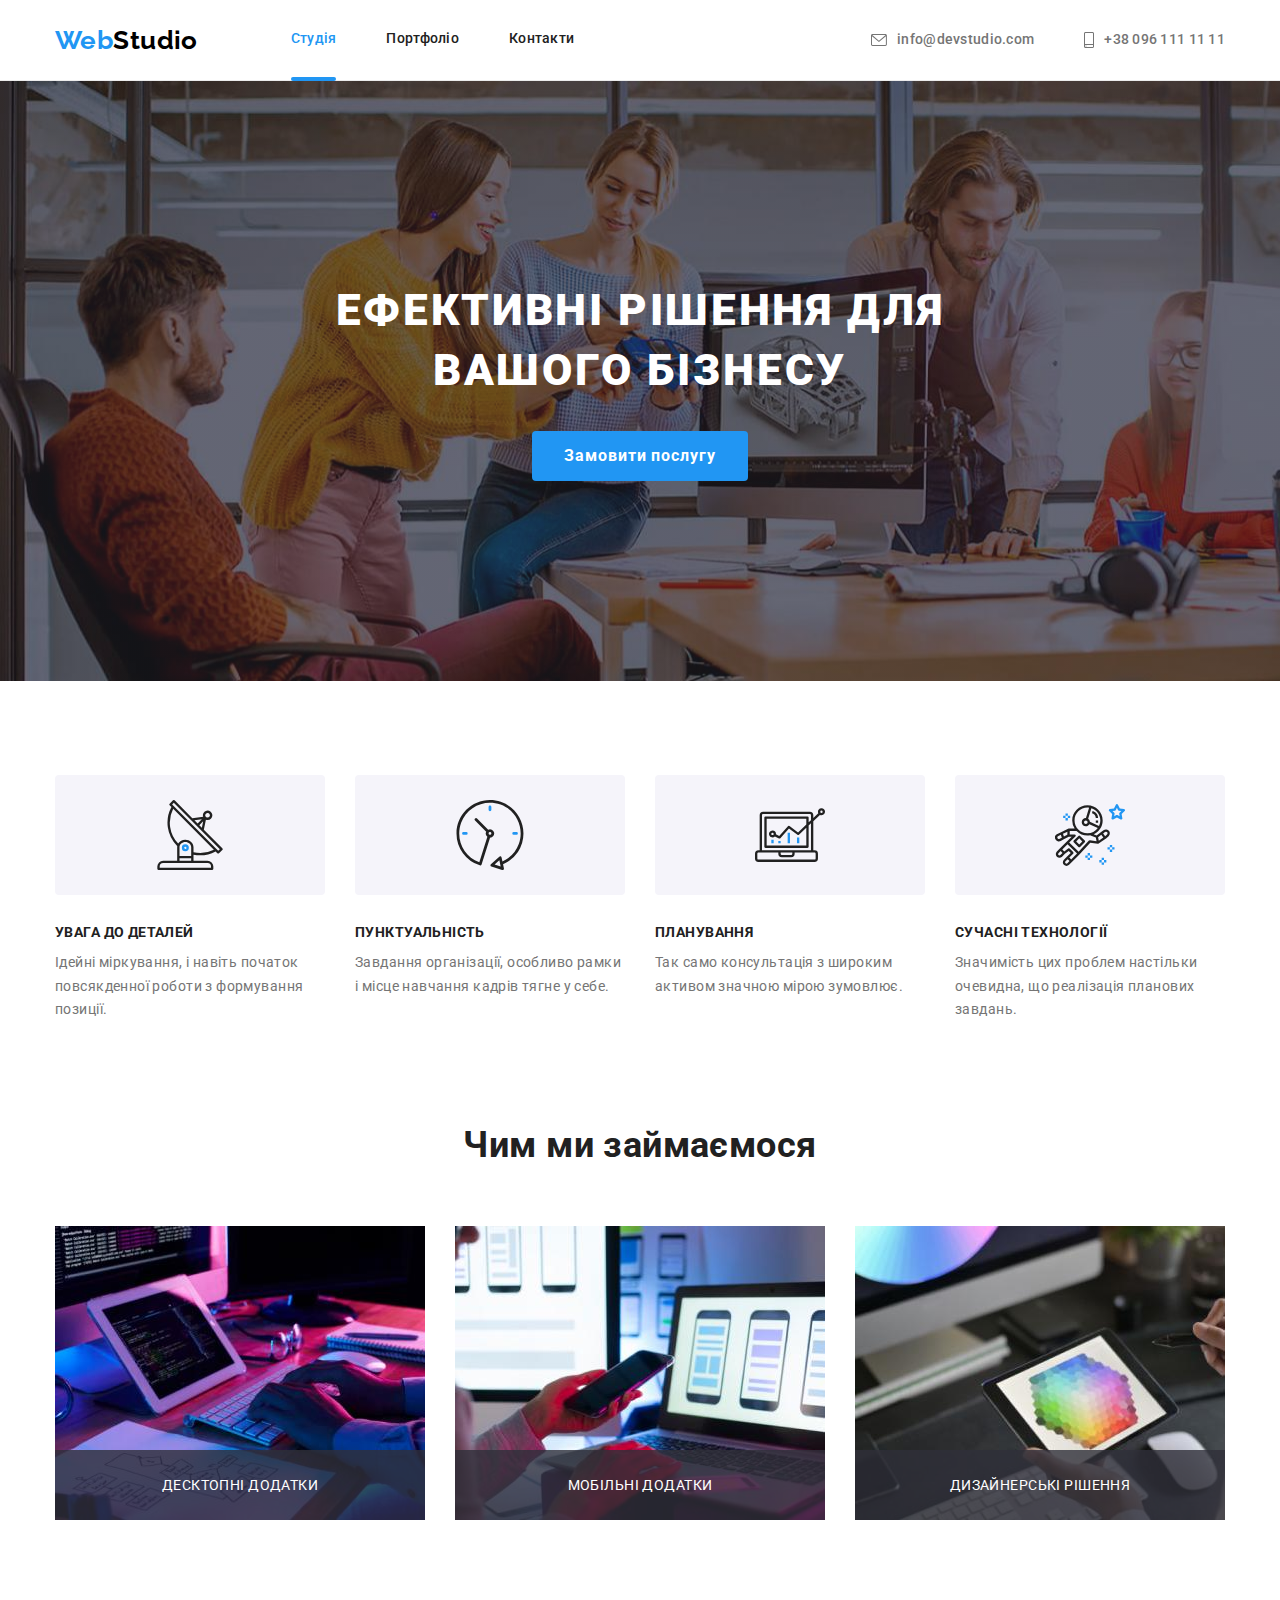
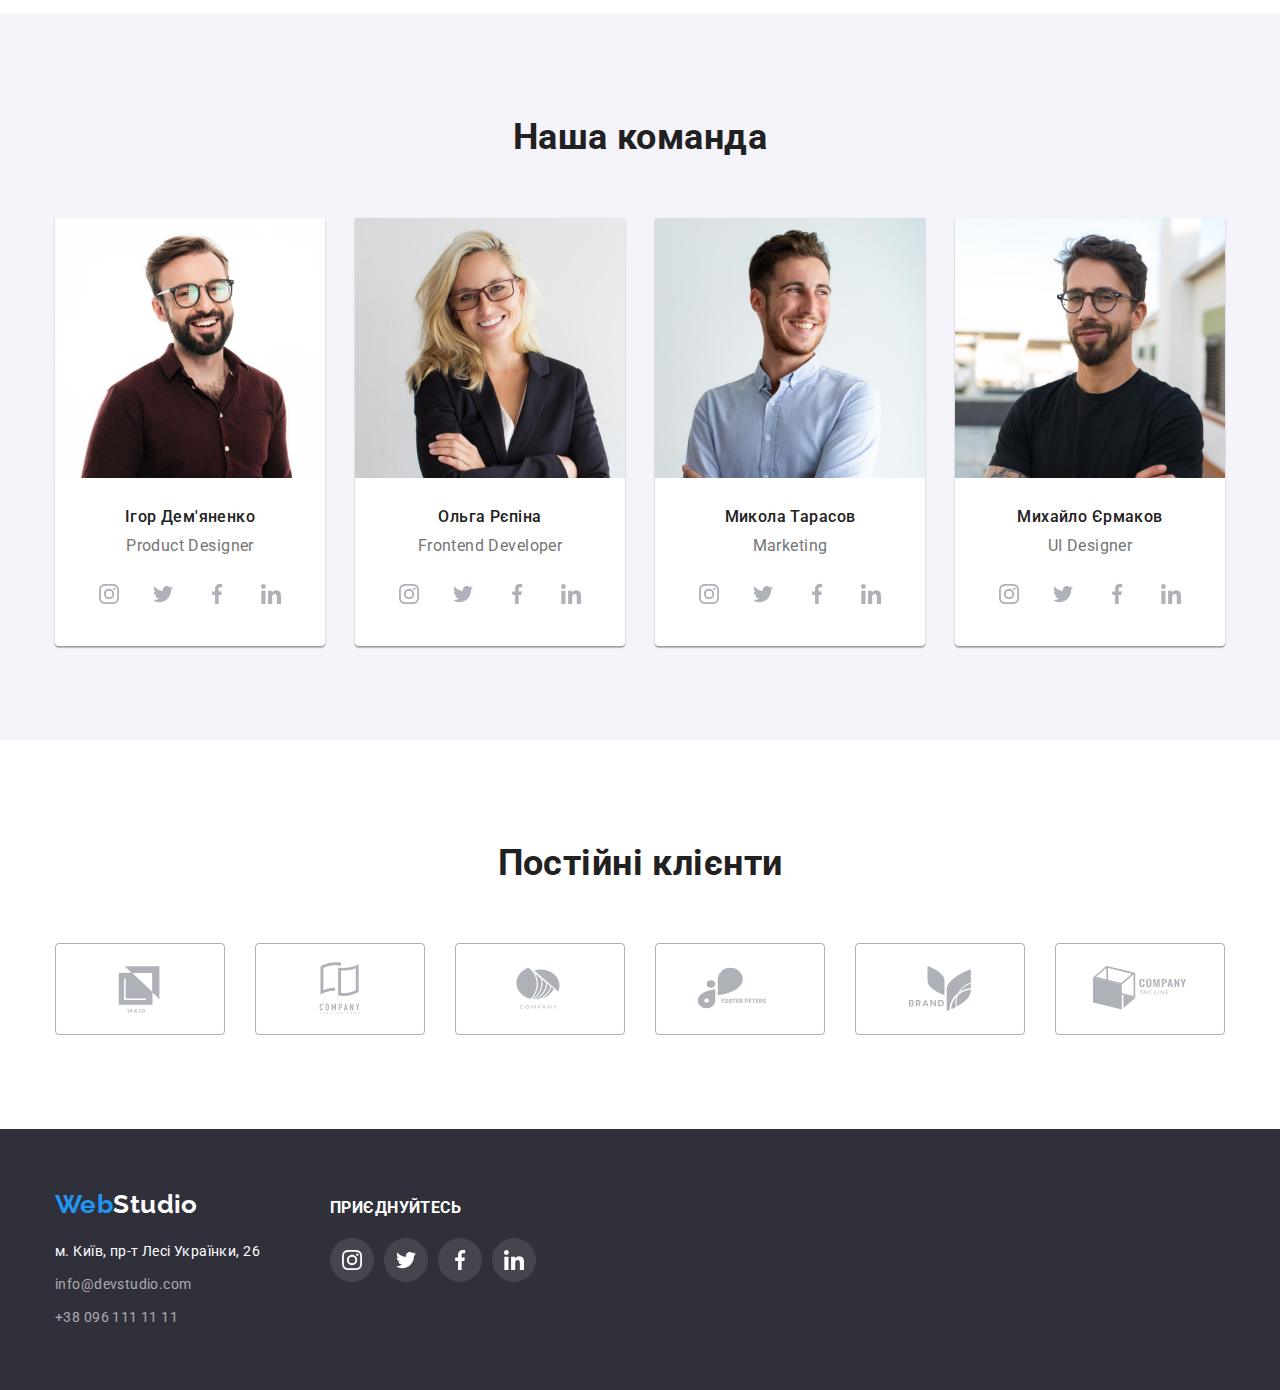
<file: index.html>
<!DOCTYPE html>
<html lang="ua">
  <head>
    <meta charset="UTF-8" />
    <meta http-equiv="X-UA-Compatible" content="IE=edge" />
    <meta name="viewport" content="width=device-width, initial-scale=1.0" />
    <link
      rel="stylesheet"
      href="https://cdnjs.cloudflare.com/ajax/libs/modern-normalize/1.0.0/modern-normalize.min.css"
    />
    <link rel="preconnect" href="https://fonts.googleapis.com" />
    <link rel="preconnect" href="https://fonts.gstatic.com" crossorigin />
    <link rel="preconnect" href="https://fonts.googleapis.com" />
    <link rel="preconnect" href="https://fonts.gstatic.com" crossorigin />
    <link
      href="https://fonts.googleapis.com/css2?family=Raleway:wght@700&family=Roboto:wght@400;500;700;900&display=swap"
      rel="stylesheet"
    />
    <title>Homework</title>
    <link rel="stylesheet" href="css/styles.css" />
  </head>
  <body>
    <header class="header">
      <div class="container header-container">
        <nav class="header-nav">
          <a class="link logo header-logo" href="./index.html"
            ><span class="logo-accent">Web</span>Studio</a
          >
          <ul class="list header-link-list">
            <li>
              <a class="link header-link current" href="./index.html">Студія</a>
            </li>
            <li><a class="link header-link" href="./portfolio.html">Портфоліо</a></li>
            <li><a class="link header-link" href="">Контакти</a></li>
          </ul>
        </nav>
        <ul class="list header-contacts-list">
          <li class="header-contacts-card">
            <a class="link header-contacts-link" href="mailto:info@devstudio.com"
              ><svg class="contact-icons" width="16" height="12">
                <use href="./images/icons.svg#icon_mail-us"></use>
              </svg>
              <span>info@devstudio.com</span></a
            >
          </li>
          <li class="header-contacts-card">
            <a class="link header-contacts-link" href="tel:+380961111111"
              ><svg class="contact-icons" width="10" height="16">
                <use href="./images/icons.svg#icon_call-us"></use>
              </svg>
              <span>+38 096 111 11 11</span></a
            >
          </li>
        </ul>
      </div>
    </header>
    <main>
      <section class="section hero">
        <div class="container">
          <h1 class="hero-title">Ефективні рішення для вашого бізнесу</h1>
          <button class="btn hero-btn" type="button" data-modal-open>Замовити послугу</button>
        </div>
      </section>
      <section class="section">
        <div class="container">
          <h2 hidden class="visualy-hidden">Переваги</h2>
          <ul class="list features-list">
            <li class="features-list-item">
              <div>
                <svg width="70" height="70">
                  <use href="./images/icons.svg#icon_antenna"></use>
                </svg>
              </div>
              <h3 class="features-list-title">Увага до деталей</h3>
              <p class="features-list-text">
                Ідейні міркування, і навіть початок повсякденної роботи з формування позиції.
              </p>
            </li>
            <li class="features-list-item">
              <div>
                <svg width="70" height="70">
                  <use href="./images/icons.svg#icon_clock"></use>
                </svg>
              </div>
              <h3 class="features-list-title">Пунктуальність</h3>
              <p class="features-list-text">
                Завдання організації, особливо рамки і місце навчання кадрів тягне у себе.
              </p>
            </li>
            <li class="features-list-item">
              <div>
                <svg width="70" height="70">
                  <use href="./images/icons.svg#icon_diagram"></use>
                </svg>
              </div>
              <h3 class="features-list-title">Планування</h3>
              <p class="features-list-text">
                Так само консультація з широким активом значною мірою зумовлює.
              </p>
            </li>
            <li class="features-list-item">
              <div>
                <svg width="70" height="70">
                  <use href="./images/icons.svg#icon_astronaut"></use>
                </svg>
              </div>
              <h3 class="features-list-title">Сучасні технології</h3>
              <p class="features-list-text">
                Значимість цих проблем настільки очевидна, що реалізація планових завдань.
              </p>
            </li>
          </ul>
        </div>
      </section>
      <section class="section work">
        <div class="container">
          <h2 class="section-title">Чим ми займаємося</h2>
          <ul class="list work-list">
            <li class="work-list-item">
              <img
                class="work-list-img"
                src="./images/typing.jpg"
                alt="Taping the code"
                width="370"
              />
              <p>Десктопні додатки</p>
            </li>
            <li class="work-list-item">
              <img
                class="work-list-img"
                src="./images/sphone.jpg"
                alt="Laptop & smartphone"
                width="370"
              />
              <p>Мобільні додатки</p>
            </li>
            <li class="work-list-item">
              <img
                class="work-list-img"
                src="./images/paintpad.jpg"
                alt="Hexagon palette on pad"
                width="370"
              />
              <p>Дизайнерські рішення</p>
            </li>
          </ul>
        </div>
      </section>
      <section class="team section">
        <div class="container">
          <h2 class="section-title team-title">Наша команда</h2>
          <ul class="list team-list">
            <li class="team-cards">
              <img
                class="team-members"
                src="./images/member1.jpg"
                alt="Ігор Дем'яненко"
                width="270"
                height="260"
              />
              <div class="team-member-about">
                <h3 class="team-names">Ігор Дем'яненко</h3>
                <p class="team-text">Product Designer</p>
                <ul class="list member-socials">
                  <li>
                    <a href="" class="link member-social-link">
                      <svg width="20" height="20">
                        <use href="./images/icons.svg#icon_instagram"></use>
                      </svg>
                    </a>
                  </li>
                  <li>
                    <a href="" class="link member-social-link">
                      <svg width="20" height="20">
                        <use href="./images/icons.svg#icon_twitter"></use>
                      </svg>
                    </a>
                  </li>
                  <li>
                    <a href="" class="link member-social-link">
                      <svg width="20" height="20">
                        <use href="./images/icons.svg#icon_facebook"></use>
                      </svg>
                    </a>
                  </li>
                  <li>
                    <a href="" class="link member-social-link">
                      <svg width="20" height="20">
                        <use href="./images/icons.svg#icon_linkedin"></use>
                      </svg>
                    </a>
                  </li>
                </ul>
              </div>
            </li>
            <li class="team-cards">
              <img
                class="team-members"
                src="./images/member2.jpg"
                alt="Ольга Рєпіна"
                width="270"
                height="260"
              />
              <div class="team-member-about">
                <h3 class="team-names">Ольга Рєпіна</h3>
                <p class="team-text">Frontend Developer</p>
                <ul class="list member-socials">
                  <li>
                    <a href="" class="link member-social-link">
                      <svg width="20" height="20">
                        <use href="./images/icons.svg#icon_instagram"></use>
                      </svg>
                    </a>
                  </li>
                  <li>
                    <a href="" class="link member-social-link">
                      <svg width="20" height="20">
                        <use href="./images/icons.svg#icon_twitter"></use>
                      </svg>
                    </a>
                  </li>
                  <li>
                    <a href="" class="link member-social-link">
                      <svg width="20" height="20">
                        <use href="./images/icons.svg#icon_facebook"></use>
                      </svg>
                    </a>
                  </li>
                  <li>
                    <a href="" class="link member-social-link">
                      <svg width="20" height="20">
                        <use href="./images/icons.svg#icon_linkedin"></use>
                      </svg>
                    </a>
                  </li>
                </ul>
              </div>
            </li>
            <li class="team-cards">
              <img
                class="team-members"
                src="./images/member3.jpg"
                alt="Микола Тарасов"
                width="270"
                height="260"
              />
              <div class="team-member-about">
                <h3 class="team-names">Микола Тарасов</h3>
                <p class="team-text">Marketing</p>
                <ul class="list member-socials">
                  <li>
                    <a href="" class="link member-social-link">
                      <svg width="20" height="20">
                        <use href="./images/icons.svg#icon_instagram"></use>
                      </svg>
                    </a>
                  </li>
                  <li>
                    <a href="" class="link member-social-link">
                      <svg width="20" height="20">
                        <use href="./images/icons.svg#icon_twitter"></use>
                      </svg>
                    </a>
                  </li>
                  <li>
                    <a href="" class="link member-social-link">
                      <svg width="20" height="20">
                        <use href="./images/icons.svg#icon_facebook"></use>
                      </svg>
                    </a>
                  </li>
                  <li>
                    <a href="" class="link member-social-link">
                      <svg width="20" height="20">
                        <use href="./images/icons.svg#icon_linkedin"></use>
                      </svg>
                    </a>
                  </li>
                </ul>
              </div>
            </li>
            <li class="team-cards">
              <img
                class="team-members"
                src="images/member4.jpg"
                alt="Михайло Єрмаков"
                width="270"
                height="260"
              />
              <div class="team-member-about">
                <h3 class="team-names">Михайло Єрмаков</h3>
                <p class="team-text">UI Designer</p>
                <ul class="list member-socials">
                  <li>
                    <a href="" class="link member-social-link">
                      <svg width="20" height="20">
                        <use href="./images/icons.svg#icon_instagram"></use>
                      </svg>
                    </a>
                  </li>
                  <li>
                    <a href="" class="link member-social-link">
                      <svg width="20" height="20">
                        <use href="./images/icons.svg#icon_twitter"></use>
                      </svg>
                    </a>
                  </li>
                  <li>
                    <a href="" class="link member-social-link">
                      <svg width="20" height="20">
                        <use href="./images/icons.svg#icon_facebook"></use>
                      </svg>
                    </a>
                  </li>
                  <li>
                    <a href="" class="link member-social-link">
                      <svg width="20" height="20">
                        <use href="./images/icons.svg#icon_linkedin"></use>
                      </svg>
                    </a>
                  </li>
                </ul>
              </div>
            </li>
          </ul>
        </div>
      </section>
      <section class="section">
        <div class="container">
          <h2 class="section-title">Постійні клієнти</h2>
          <ul class="list clients">
            <li>
              <a class="link client-link" href="">
                <svg width="106" height="60">
                  <use href="./images/icons.svg#icon_ya-co"></use></svg
              ></a>
            </li>
            <li>
              <a class="link client-link" href="">
                <svg width="106" height="60">
                  <use href="./images/icons.svg#icon_tagline-here"></use></svg
              ></a>
            </li>
            <li>
              <a class="link client-link" href="">
                <svg width="106" height="60">
                  <use href="./images/icons.svg#icon-company"></use></svg
              ></a>
            </li>
            <li>
              <a class="link client-link" href="">
                <svg width="106" height="60">
                  <use href="./images/icons.svg#icon_foster-peters"></use>
                </svg>
              </a>
            </li>
            <li>
              <a class="link client-link" href="">
                <svg width="106" height="60">
                  <use href="./images/icons.svg#icon_brand"></use>
                </svg>
              </a>
            </li>
            <li>
              <a class="link client-link" href="">
                <svg width="106" height="60">
                  <use href="./images/icons.svg#icon_tag-line"></use>
                </svg>
              </a>
            </li>
          </ul>
        </div>
      </section>
    </main>
    <footer class="footer">
      <div class="container footer-container">
        <div class="footer-cards">
          <a class="link logo logo-last" href="./index.html"
            ><span class="logo-accent">Web</span>Studio</a
          >
          <address class="adress">
            <ul class="list adress-list">
              <li>
                <a
                  class="link adress-map"
                  href="https://www.google.com.ua/maps/place/%D0%B1%D1%83%D0%BB%D1%8C%D0%B2%D0%B0%D1%80+%D0%9B%D0%B5%D1%81%D1%96+%D0%A3%D0%BA%D1%80%D0%B0%D1%97%D0%BD%D0%BA%D0%B8,+26/@50.4266265,30.5386271,18.17z/data=!4m6!3m5!1s0x40d4cf0e033ecbe9:0x57a4dffefec77da0!4b1!8m2!3d50.4265807!4d30.5383858?hl=uk"
                  target="_blank"
                  rel="nofolow noreferrer noopener"
                  >м. Київ, пр-т Лесі Українки, 26</a
                >
              </li>
              <li>
                <a class="link adress-link" href="mailto:info@devstudio.com">info@devstudio.com</a>
              </li>
              <li>
                <a class="link adress-link" href="tel:+380961111111">+38 096 111 11 11</a>
              </li>
            </ul>
          </address>
        </div>
        <div class="socials">
          <h3>Приєднуйтесь</h3>
          <ul class="list socials-list">
            <li>
              <a href="" class="link socials-link">
                <svg width="20" height="20">
                  <use href="./images/icons.svg#icon_instagram"></use>
                </svg>
              </a>
            </li>
            <li>
              <a href="" class="link socials-link">
                <svg width="20" height="20">
                  <use href="./images/icons.svg#icon_twitter"></use>
                </svg>
              </a>
            </li>
            <li>
              <a href="" class="link socials-link">
                <svg width="20" height="20">
                  <use href="./images/icons.svg#icon_facebook"></use>
                </svg>
              </a>
            </li>
            <li>
              <a href="" class="link socials-link">
                <svg width="20" height="20">
                  <use href="./images/icons.svg#icon_linkedin"></use>
                </svg>
              </a>
            </li>
          </ul>
        </div>
      </div>
    </footer>
    <div class="backdrop is-hidden" data-modal>
      <div class="modal">
        <button class="modal-close" type="button" data-modal-close>
          <svg
            viewBox="0 0 18 18"
            xmlns="http://www.w3.org/2000/svg"
            style="width: 18px; height: 18px"
          >
            <path
              d="M15 4.10786L13.8921 3L9.5 7.39214L5.10786 3L4 4.10786L8.39214 8.5L4 12.8921L5.10786 14L9.5 9.60786L13.8921 14L15 12.8921L10.6079 8.5L15 4.10786Z"
            />
          </svg>
        </button>
      </div>
    </div>
    <script src="./js/modal.js"></script>
  </body>
</html>
</file>
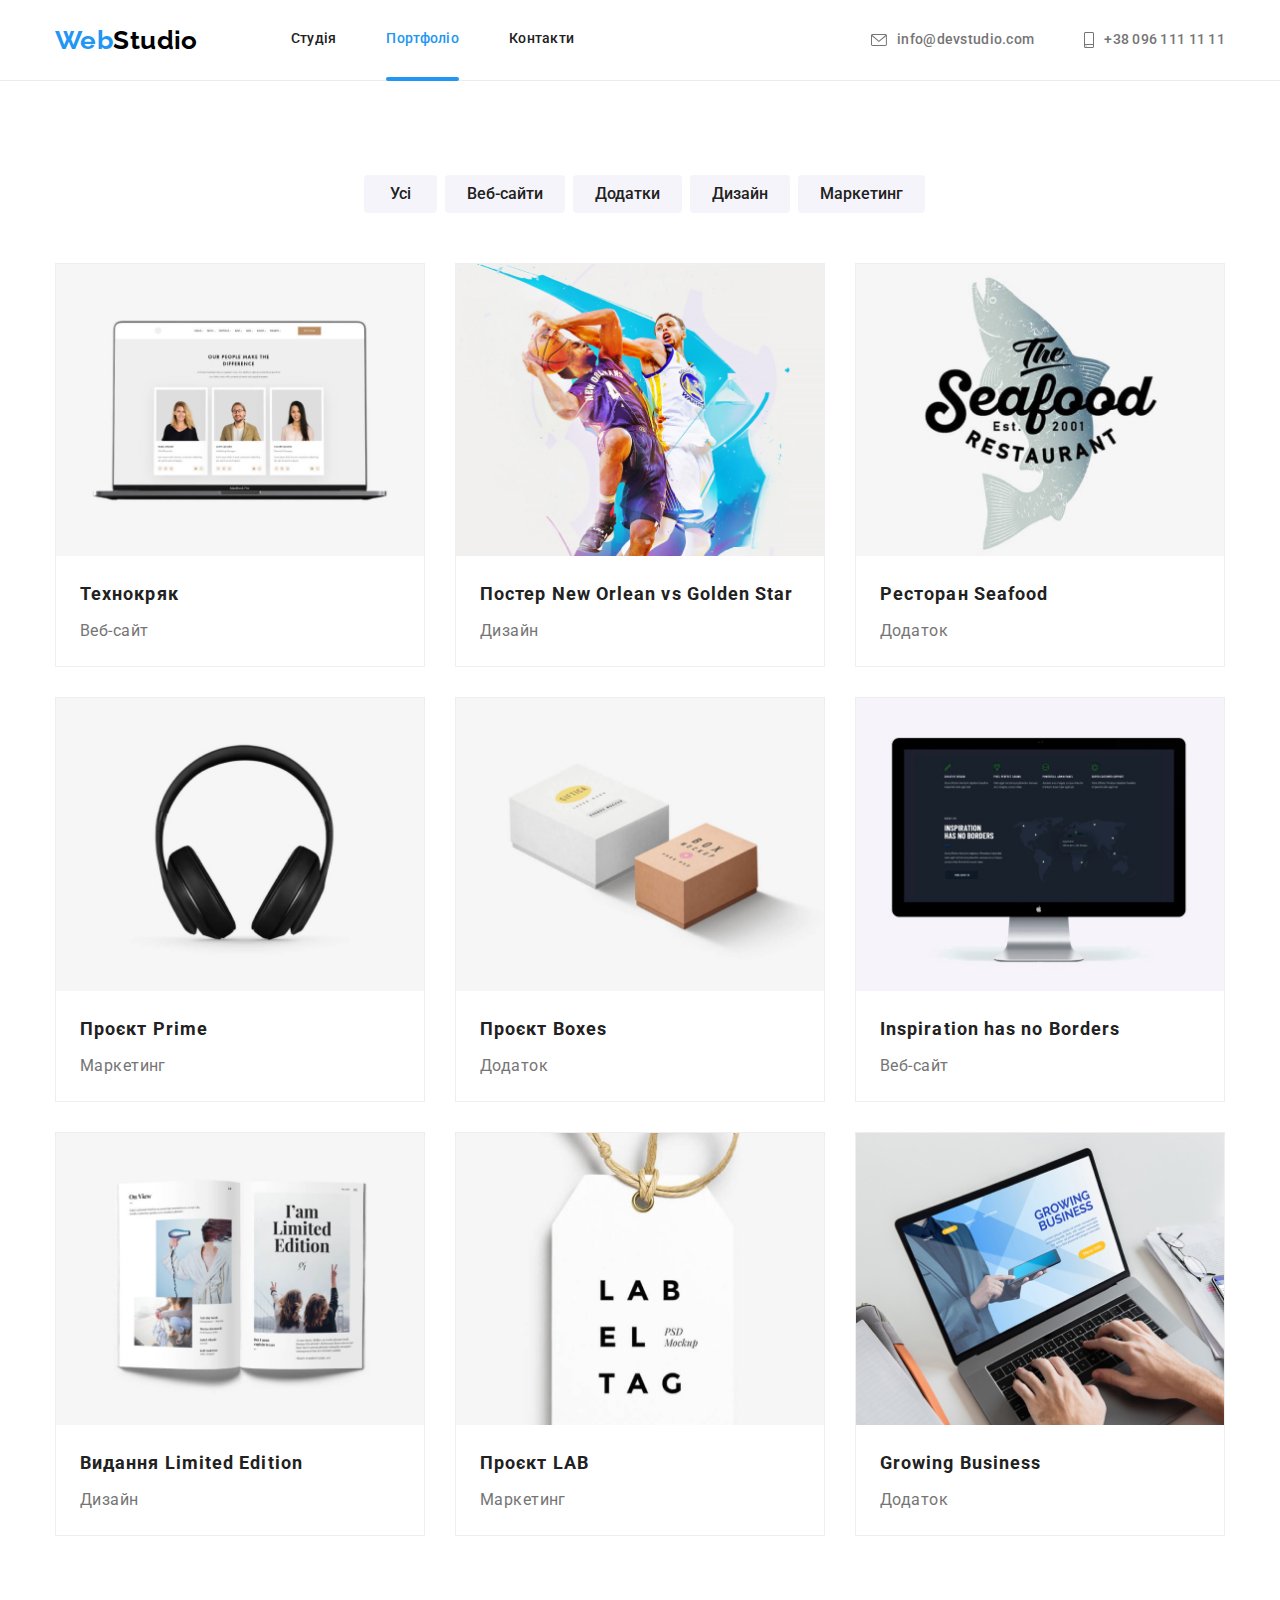
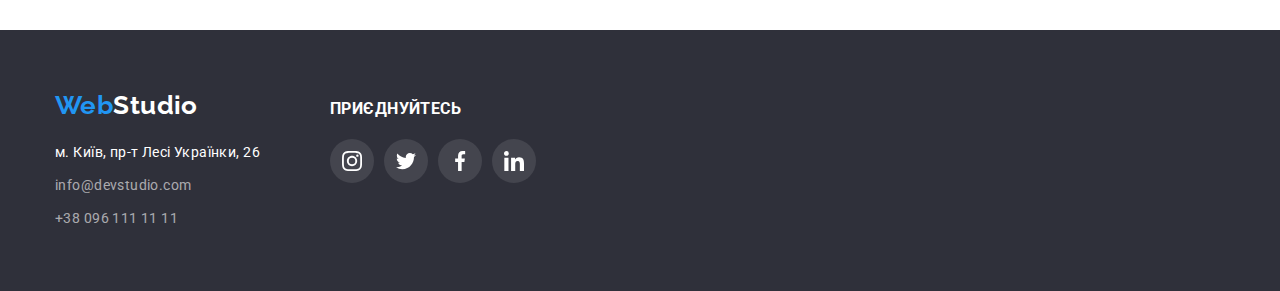
<file: portfolio.html>
<!DOCTYPE html>
<html lang="ua">
  <head>
    <meta charset="UTF-8" />
    <meta http-equiv="X-UA-Compatible" content="IE=edge" />
    <meta name="viewport" content="width=device-width, initial-scale=1.0" />
    <link
      rel="stylesheet"
      href="https://cdnjs.cloudflare.com/ajax/libs/modern-normalize/1.0.0/modern-normalize.min.css"
    />
    <link rel="preconnect" href="https://fonts.googleapis.com" />
    <link rel="preconnect" href="https://fonts.gstatic.com" crossorigin />
    <link rel="preconnect" href="https://fonts.googleapis.com" />
    <link rel="preconnect" href="https://fonts.gstatic.com" crossorigin />
    <link
      href="https://fonts.googleapis.com/css2?family=Raleway:wght@700&family=Roboto:wght@400;500;700;900&display=swap"
      rel="stylesheet"
    />
    <title>Homework</title>
    <link rel="stylesheet" href="css/styles.css" />
  </head>

  <body>
    <header class="header">
      <div class="container header-container">
        <nav class="header-nav">
          <a class="link logo header-logo" href="./index.html"
            ><span class="logo-accent">Web</span>Studio</a
          >
          <ul class="list header-link-list">
            <li><a class="link header-link" href="./index.html">Студія</a></li>
            <li><a class="link header-link current" href="./portfolio.html">Портфоліо</a></li>
            <li><a class="link header-link" href="">Контакти</a></li>
          </ul>
        </nav>
        <ul class="list header-contacts-list">
          <li class="header-contacts-card">
            <a class="link header-contacts-link" href="mailto:info@devstudio.com"
              ><svg class="contact-icons" width="16" height="12">
                <use href="./images/icons.svg#icon_mail-us"></use>
              </svg>
              <span>info@devstudio.com</span></a
            >
          </li>
          <li class="header-contacts-card">
            <a class="link header-contacts-link" href="tel:+380961111111"
              ><svg class="contact-icons" width="10" height="16">
                <use href="./images/icons.svg#icon_call-us"></use>
              </svg>
              <span>+38 096 111 11 11</span></a
            >
          </li>
        </ul>
      </div>
    </header>
    <main>
      <section class="portfolio section">
        <div class="container">
          <h1 hidden class="visualy-hidden">Проекти</h1>
          <ul class="list filters-list">
            <li><button class="btn filters-btn" type="button">Усі</button></li>
            <li>
              <button class="btn filters-btn" type="button">Веб-сайти</button>
            </li>
            <li><button class="btn filters-btn" type="button">Додатки</button></li>
            <li><button class="btn filters-btn" type="button">Дизайн</button></li>
            <li>
              <button class="btn filters-btn" type="button">Маркетинг</button>
            </li>
          </ul>
          <ul class="list project-list">
            <li class="project">
              <a class="link project-link" href="#">
                <div class="overlay-div">
                  <img
                    class="project-img"
                    src="./images/techno-cryak.jpg"
                    alt="ноутбук з відкритим сайтом якоїсь команди"
                    width="370"
                    height="294"
                  />
                  <p class="overlay">
                    Ресурс пропонує комплексні пропозиції з різним рівнем функціоналу та сервісів.
                    Все це дозволить відвідувачу отримати вичерпні відомості про компанію чи
                    приватну особу.
                  </p>
                </div>
                <div class="project-about">
                  <h2 class="project-title">Технокряк</h2>
                  <p class="project-text">Веб-сайт</p>
                </div>
              </a>
            </li>
            <li class="project">
              <a class="link project-link" href="#">
                <div class="overlay-div">
                  <img
                    class="project-img"
                    src="./images/basketball.jpg"
                    alt="2 баскетболісти і м'яч"
                    width="370"
                    height="294"
                  />
                  <p></p>
                </div>
                <div class="project-about">
                  <h2 class="project-title">Постер New Orlean vs Golden Star</h2>
                  <p class="project-text">Дизайн</p>
                </div>
              </a>
            </li>
            <li class="project">
              <a class="link project-link" href="#">
                <div class="overlay-div">
                  <img
                    class="project-img"
                    src="./images/restourant.jpg"
                    alt="логотип"
                    width="370"
                    height="294"
                  />
                  <p></p>
                </div>
                <div class="project-about">
                  <h2 class="project-title">Ресторан Seafood</h2>
                  <p class="project-text">Додаток</p>
                </div>
              </a>
            </li>
            <li class="project">
              <a class="link project-link" href="#">
                <div class="overlay-div">
                  <img
                    class="project-img"
                    src="./images/prime.jpg"
                    alt="великі навушники"
                    width="370"
                    height="294"
                  />
                  <p></p>
                </div>
                <div class="project-about">
                  <h2 class="project-title">Проєкт Prime</h2>
                  <p class="project-text">Маркетинг</p>
                </div>
              </a>
            </li>
            <li class="project">
              <a class="link project-link" href="#">
                <div class="overlay-div">
                  <img
                    class="project-img"
                    src="./images/boxes-proj.jpg"
                    alt="дві стильні коробки"
                    width="370"
                    height="294"
                  />
                  <p></p>
                </div>
                <div class="project-about">
                  <h2 class="project-title">Проєкт Boxes</h2>
                  <p class="project-text">Додаток</p>
                </div>
              </a>
            </li>
            <li class="project">
              <a class="link project-link" href="#">
                <div class="overlay-div">
                  <img
                    class="project-img"
                    src="./images/inspiration.jpg"
                    alt="проект на моніторі"
                    width="370"
                    height="294"
                  />
                  <p></p>
                </div>
                <div class="project-about">
                  <h2 class="project-title">Inspiration has no Borders</h2>
                  <p class="project-text">Веб-сайт</p>
                </div>
              </a>
            </li>
            <li class="project">
              <a class="link project-link" href="#">
                <div class="overlay-div">
                  <img
                    class="project-img"
                    src="./images/limited-edition.jpg"
                    alt="журнал"
                    width="370"
                    height="294"
                  />
                  <p></p>
                </div>
                <div class="project-about">
                  <h2 class="project-title">Видання Limited Edition</h2>
                  <p class="project-text">Дизайн</p>
                </div></a
              >
            </li>
            <li class="project">
              <a class="link project-link" href="#">
                <div class="overlay-div">
                  <img
                    class="project-img"
                    src="./images/the-lab-proj.jpg"
                    alt="пейджик з назвою"
                    width="370"
                    height="294"
                  />
                  <p></p>
                </div>
                <div class="project-about">
                  <h2 class="project-title">Проєкт LAB</h2>
                  <p class="project-text">Маркетинг</p>
                </div></a
              >
            </li>
            <li class="project">
              <a class="link project-link" href="#">
                <div class="overlay-div">
                  <img
                    class="project-img"
                    src="./images/grow-business.jpg"
                    alt="робота за ноутбуком"
                    width="370"
                    height="294"
                  />
                  <p></p>
                </div>
                <div class="project-about">
                  <h2 class="project-title">Growing Business</h2>
                  <p class="project-text">Додаток</p>
                </div>
              </a>
            </li>
          </ul>
        </div>
      </section>
    </main>
    <footer class="footer">
      <div class="container footer-container">
        <div class="footer-cards">
          <a class="link logo logo-last" href="./index.html"
            ><span class="logo-accent">Web</span>Studio</a
          >
          <address class="adress">
            <ul class="list adress-list">
              <li>
                <a
                  class="link adress-map"
                  href="https://www.google.com.ua/maps/place/%D0%B1%D1%83%D0%BB%D1%8C%D0%B2%D0%B0%D1%80+%D0%9B%D0%B5%D1%81%D1%96+%D0%A3%D0%BA%D1%80%D0%B0%D1%97%D0%BD%D0%BA%D0%B8,+26/@50.4266265,30.5386271,18.17z/data=!4m6!3m5!1s0x40d4cf0e033ecbe9:0x57a4dffefec77da0!4b1!8m2!3d50.4265807!4d30.5383858?hl=uk"
                  target="_blank"
                  rel="nofolow noreferrer noopener"
                  >м. Київ, пр-т Лесі Українки, 26</a
                >
              </li>
              <li>
                <a class="link adress-link" href="mailto:info@devstudio.com">info@devstudio.com</a>
              </li>
              <li>
                <a class="link adress-link" href="tel:+380961111111">+38 096 111 11 11</a>
              </li>
            </ul>
          </address>
        </div>
        <div class="socials">
          <h3>Приєднуйтесь</h3>
          <ul class="list socials-list">
            <li>
              <a href="" class="link socials-link">
                <svg width="20" height="20">
                  <use href="./images/icons.svg#icon_instagram"></use>
                </svg>
              </a>
            </li>
            <li>
              <a href="" class="link socials-link">
                <svg width="20" height="20">
                  <use href="./images/icons.svg#icon_twitter"></use>
                </svg>
              </a>
            </li>
            <li>
              <a href="" class="link socials-link">
                <svg width="20" height="20">
                  <use href="./images/icons.svg#icon_facebook"></use>
                </svg>
              </a>
            </li>
            <li>
              <a href="" class="link socials-link">
                <svg width="20" height="20">
                  <use href="./images/icons.svg#icon_linkedin"></use>
                </svg>
              </a>
            </li>
          </ul>
        </div>
      </div>
    </footer>
  </body>
</html>
</file>
<file: css/styles.css>
:root {
      --zeema-blue: #2196f3;
      --dark-theme: #2F303A;
      --color-white: #FFFFFF;
      --color-gray: #757575;
      --color-onix: #212121;
      --medium-text: 16px;
      --gaps-small: 30px;
      --gaps-medium: 50px;
      --time-style: cubic-bezier(0.4, 0, 0.2, 1);
      --duration: 250ms;
}

*,
*::after,
*::before {
      margin: 0;
}

body {
      font-family: 'Roboto', sans-serif;
      font-size: 14px;
      letter-spacing: 0.03em;
      color: var(--color-onix);
      background-color: var(--color-white);
      position: relative;
}

/* ---------------General-styles-----------------*/

img {
      display: block;
      max-width: 100%;
      height: auto;
}

.container {
      width: 1200px;
      padding: 0 15px;
      margin: auto;
}

.section {
      padding: 94px 0;
      margin: auto;
      background-repeat: no-repeat;
}

.list {
      list-style: none;
      padding-left: 0;
      display: flex;
}

.link {
      text-decoration: none;

}

.logo {
      font-family: 'Raleway', sans-serif;
      font-weight: 700;
      font-size: 26px;
      line-height: 1.19;
      color: #000000;
}

.logo .logo-accent {
      color: var(--zeema-blue);
}

.logo.logo-last {
      color: var(--color-white);

}

.section-title {
      font-size: 36px;
      line-height: 1.66;
      text-align: center;
      margin-bottom: var(--gaps-medium);
}

.btn {
      font-family: inherit;
      border-radius: 4px;
      border: hidden;
      box-shadow:0;
      transition: box-shadow var(--duration) var(--time-style), background-color var(--duration) var(--time-style), color var(--duration) var(--time-style);
}

.btn:hover,
.btn:focus {
      color: var(--color-white);
      background-color: var(--zeema-blue);
      box-shadow: 0px 4px 4px rgba(0, 0, 0, 0.15);
      cursor: pointer;
      
}

.header-link.current {
      color: var(--zeema-blue);
}
.header-link.current::after {
      display: block;
      content: '';
      width: 100%;
      height: 4px;
      border-radius: 2px;
      background-color: var(--zeema-blue);
      
      opacity: 1;
      transform: none;
}

/*---------------Menu-----------------*/

.header {
      border-bottom: 1px solid #ECECEC;
}

.header-logo {
      padding: 24px 0;
      margin-right: 93px;
}

.header-container {
      display: flex;
}

.header-nav {
      display: flex;
      justify-items: center;
      align-items: center;
}

.header-link-list {
      column-gap: var(--gaps-medium);
}

.header-link {
      font-weight: 500;
      font-size: var(--small-text);
      line-height: 1.14;
      letter-spacing: 0.02em;
      color: inherit;
      padding: 32px 0;
      /* position: relative; */
      transition:color var(--duration) var(--time-style);
}
.header-link::after {
      display: block;
      content: '';
      width: 100%;
      height: 4px;
      border-radius: 2px;
      background-color: var(--zeema-blue);
      position: relative;
      top: 31px;
      opacity: 0;
      transform: rotateY(-90deg);
      transition: opacity var(--duration) var(--time-style), transform var(--duration) var(--time-style);
}


.header-link:hover,
.header-link:focus {
      color: var(--zeema-blue);
}

.header-link:hover::after,
.header-link:focus::after {
      transform: rotateY(0deg);
      opacity: 1;
}

/* .header-link-list li:nth-child(n+2) {
      margin-left: var(--gaps-medium);
} */

/* .header-link-list li:first-child {
      margin-left: 0;
} */

.header-contacts-list {
      align-items: center;
      column-gap: var(--gaps-medium);
      margin-left: auto;
}

/* .header-contacts-list li:nth-child(n+2) {
      margin-left:var(--gaps-medium);
} */

.header-contacts-link {
      font-weight: 500;
      font-size: var(--small-text);
      line-height: 1.14;
      letter-spacing: 0.02em;
      color: var(--color-gray);
      padding: 32px 0;
      display: flex;
      align-items: center;
      transition: color var(--duration) var(--time-style);
}

.header-contacts-link:hover,
.header-contacts-link:focus {
      color: var(--zeema-blue);
      fill: var(--zeema-blue);
}

.header-contacts-link span {
      margin-left: 10px;
}

.contact-icons {
      fill: currentColor
}

/*-------------Footer---------------*/

.footer {
      background-color: var(--dark-theme);
      padding: 60px 0;
}

.footer-container {
      display: flex;
      column-gap: 70px;
      align-items: baseline;
}

.adress {
      margin-top: 20px;
      display: flex;
      column-gap: 70px;
}

.socials h3 {
      line-height: 1.14;
      text-transform: uppercase;
      color: var(--color-white);
      margin-bottom: 20px;
}

.adress-list {
      flex-direction: column;
      row-gap: 9px;
}

/* .adress-list li:nth-child(-n+2) {
      margin-bottom: 9px;
} */

.socials-list {
      align-items: baseline;
      column-gap: 10px;
}

.socials-list li {
      
      width: 44px;
      height: 44px;
}

.socials-link {
      width: 100%;
      height: 100%;
      color: var(--color-white);
      display: flex;
      align-items: center;
      justify-content: center;
      border-radius: 50%;
      background-color: rgba(256, 256, 256, 0.1);
      transition: background-color var(--duration) var(--time-style);
}
.socials-link svg {
      fill: currentColor;
}

.socials-link:hover,
.socials-link:focus {
      background-color: var(--zeema-blue);
}

.adress-map {
      font-style: normal;
      color: var(--color-white);
      line-height: 1.71;
}

.adress-link {
      font-style: normal;
      line-height: 1.71;
      color: rgba(255, 255, 255, 0.6);
      transition: color var(--duration) var(--time-style);
}

.adress-link:hover,
.adress-link:focus {
      color: var(--zeema-blue);
}

/* --------------Back-drop------------- */

.is-hidden {
      visibility: hidden;
      opacity: 0;
      pointer-events: none;
}

.backdrop {      
      width:100%;
      height: 100%;
      background-color: rgba(0, 0, 0, 0.2);
      position: fixed;
      top:0;
      transition: opacity 250ms linear, visibility 250ms linear;
      
}

/* .modal {
      position: fixed;
      transform-origin: center;
      opacity: 0;
      transform: scale(0.8) translate(135.5%,21%);
      transition-property: opacity transform;
      transition-duration: 250ms;
      transition-timing-function: ease;
}
.backdrop:hover .modal {
      opacity:1;
      transform: scale(1) translate(110%,15.6%);
} */

.modal {
      width: 528px;
      height: 581px;
      background-color: #FFFFFF;
      box-shadow: 0px 1px 3px rgba(0, 0, 0, 0.12), 0px 1px 1px rgba(0, 0, 0, 0.14), 0px 2px 1px rgba(0, 0, 0, 0.2);
      border-radius: 4px;
      position: absolute;
      top: 50%;
      left: 50%;
      transform: translate(-50%,-48.5%) scale(1);
      transition: transform var(--duration);
      transition-timing-function:cubic-bezier(.89, .01, .45, .99);
}
/* cubic-bezier(.74, .01, .7, 1) cubic-bezier(.7, -0.01, .56, 1) cubic-bezier(.67, 0, .78, .47) cubic-bezier(.77, 0, .45, .99) */
.backdrop.is-hidden .modal {
      transform: translate(-50%,-36%) scale(0.41,0.09);
}

/* .modal {
      transform: scale(0.8) translate(135.5%,21%); 
      opacity:1;
      transform: scale(1) translate(110%,15.6%);
} */

@keyframes modal {
      0% {
            opacity:0;
            transform: scale(0.8) translate(110%,15.6%);
      }
      100% {
            opacity:1;
            transform: scale(1) translate(110%,15.6%);
      }
}

.backdrop.is-hidden .modal-close {
      visibility: hidden;
}

.modal-close {
      color: inherit;
      padding: 6px;
      width: 30px; height: 30px;
      border: 1px solid rgba(0, 0, 0, 0.1);
      border-radius: 50%;
      display: flex;
      align-items: center;
      justify-content: center;
      background-color: transparent;
      box-shadow: 0px 1px 3px rgba(0, 0, 0, 0.12), 0px 1px 1px rgba(0, 0, 0, 0.14), 0px 2px 1px rgba(0, 0, 0, 0.2);
      position: absolute;
      transform-origin: top right;
      top: 8px;
      right: 8px;
      transition: visibility 100ms linear 200ms;
}
/* style="width: 30px; height: 30px" */
.modal-close:hover, .modal-close:focus {
      box-shadow: none;
      cursor: pointer;
      color: var(--zeema-blue);
}
.modal-close:hover svg,
.modal-close:focus svg {
      fill: currentColor;
}

/* ----------------------------HOME---------------------------*/

.hero {
      padding: 200px 0;
      text-align: center;
      background-image: linear-gradient(rgba(47, 48, 58, 0.4), rgba(47, 48, 58, 0.4)), url("../images/teamwork-day.jpg");
      
      max-width: 1600px;
      margin: auto;
      background-size: cover;
      background-color: var(--dark-theme);
      
}
/* border-top: 1px solid #ECECEC; */
.hero-title {
      text-transform: uppercase;
      font-weight: 900;
      font-size: 44px;
      line-height: 1.36;
      letter-spacing: 0.06em;
      color: var(--color-white);
      width: 696px;
      margin: auto auto var(--gaps-small);
}

.hero-btn {
      font-weight: 700;
      font-size: var(--medium-text);
      line-height: 1.88;
      letter-spacing: 0.06em;
      background-color: var(--zeema-blue);
      color: var(--color-white);
      width: 216px;
      height: 50px;
      
      transition: background-color var(--duration) var(--time-style);
}

.hero-btn:hover,
.hero-btn:focus {
      background-color: #188CE8;
}

/* -------------------features-------------------- */

.visualy-hidden {
      visibility: hidden;
}

.features-list {
      margin: auto;
      column-gap: var(--gaps-small);
}

.list.features-list .features-list-item {
      width: 270px;
}

/* .features-list-item:nth-child(n+2) {
      margin-left: var(--gaps-small);
} */

.features-list-item div {
      height: 120px;
      background-color: #F5F4FA;
      border-radius: 4px;
      display: flex;
      align-items: center;
      justify-content: center;
      margin-bottom: 30px;
}

.features-list-title {
      text-transform: uppercase;
      font-size: var(--small-text);
      line-height: 1.14;
}

.features-list-text {
      line-height: 1.71;
      color: var(--color-gray);
      margin-top: 10px;
}

/* -------------------Work------------------- */

.work {
      padding-top: 0;
}

.work-list {
      gap: var(--gaps-small);
}

/* .work-list-item:nth-child(n+2) {
      margin-left: var(--gaps-small);
} */
.work-list-item {
      position: relative;
}
.work-list-item p {
      text-transform: uppercase;
      color: var(--color-white);
      width: 100%;
      height: 70px;
      background-color:rgba(47, 48, 58, 0.8);
      display: flex;
      align-items: center;
      justify-content: center;
      position: absolute;
      top: 224px;
}
/* calc(100%-70px) */
/*--------------------Team---------------------*/

.team {
      background-color: #F5F4FA;
      max-width: 1600px;
}

.team-list {
      column-gap: var(--gaps-small);
}

.team-cards {
      background-color: var(--color-white);
      box-shadow: 0px 1px 3px rgba(0, 0, 0, 0.12), 0px 1px 1px rgba(0, 0, 0, 0.14), 0px 2px 1px rgba(0, 0, 0, 0.2);
      border-radius: 0px 0px 4px 4px;
      width: 270px;
}

/* .team-cards:nth-child(n+2) {
      margin-left: var(--gaps-small);
} */

.team-member-about {
      padding: var(--gaps-small) 32px;
}

.team-names {
      font-weight: 500;
      font-size: var(--medium-text);
      line-height: 1.18;
      text-align: center;
}

.team-text {
      font-size: var(--medium-text);
      line-height: 1.18;
      color: var(--color-gray);
      text-align: center;
      margin-top: 10px;
}

.member-socials {
      margin-top: 16px;
      justify-content: center;
      column-gap: 10px;
}

.member-socials li {
      width: 44px;
      height: 44px;
      background-color: inherit;
}

.member-social-link {
      width: 100%;
      height: 100%;
      border-radius: 50%;
      display: flex;
      align-items: center;
      justify-content: center;
      color: #AFB1B8;
      transition: color var(--duration) var(--time-style), background-color var(--duration) var(--time-style) ;
}
.member-social-link svg {
      fill: currentColor;
}
.member-social-link:hover,
.member-social-link:focus {
      background-color: var(--zeema-blue);
      color: var(--color-white);
}

/* ---------------Regular clients----------------- */

.clients {
      justify-items: center;
      column-gap: var(--gaps-small);
}

.clients li {
      width: 170px;
      height: 92px;
      
      
}

.client-link {
      width: 100%;
      height: 100%;
      display: flex;
      align-items: center;
      justify-content: center;
      margin: auto;

      border: 1px solid #AFB1B8;
      border-radius: 4px;
      color: #AFB1B8;
      transition: color var(--duration) var(--time-style), border 250ms var(--time-style);
}

.client-link svg {
      fill: currentColor;
}

.client-link:hover,
.client-link:focus {
      border: 1px solid var(--zeema-blue);
      color: var(--zeema-blue);
}

/*-------------------------PORTFOLIO--------------------------*/

.portfolio {
      background-color: var(--color-white);
}

.filters-list {
      display: flex;
      justify-content: center;
      margin-bottom: 50px;
}

.filters-btn {
      background-color: #F5F4FA;
      font-weight: 500;
      font-size: var(--medium-text);
      line-height: 1.62;
      color: var(--color-onix);
      min-width: 73px;
      padding: 6px 22px;
      margin-left: 8px;
}

.project-list {
      flex-wrap: wrap;
      gap: var(--gaps-small);
}

.project-list .project {
      width: 370px;
      background: var(--color-white);
}

.project-link {
      width: 100%;
      height: 100%;
      display:block;
      border: 1px solid #EEEEEE;
      transition: box-shadow var(--duration) var(--time-style);
}

.project-link:hover,
.project-link:focus {
      box-shadow: 0px 1px 1px rgba(0, 0, 0, 0.12),
            0px 4px 4px rgba(0, 0, 0, 0.06),
            1px 4px 6px rgba(0, 0, 0, 0.16);
}
.overlay-div {
      position: relative;
      overflow: hidden;
}

.overlay {
      width: 100%;
      height: 100%;
      background-color: rgba(33, 150, 243, 0.9);
      
      font-size: 18px;
      line-height: 1.56;
      color: var(--color-white);
      padding: 63px 24px;
      
      position: absolute;
      top: 0;
      left: 0;
      transform: translatey(100%);
      transition: transform var(--duration) var(--time-style);
}

.project-link:hover .overlay,
.project-link:focus .overlay {
      transform: translatey(0);
}

.project-about {
      padding: 20px 24px;
}

.project-title {
      font-size: 18px;
      line-height: 2;
      letter-spacing: 0.06em;
      color: var(--color-onix);
}

.project-text {
      font-size: var(--medium-text);
      line-height: 1.88;
      color: var(--color-gray);
      margin-top: 4px;
}
</file>
